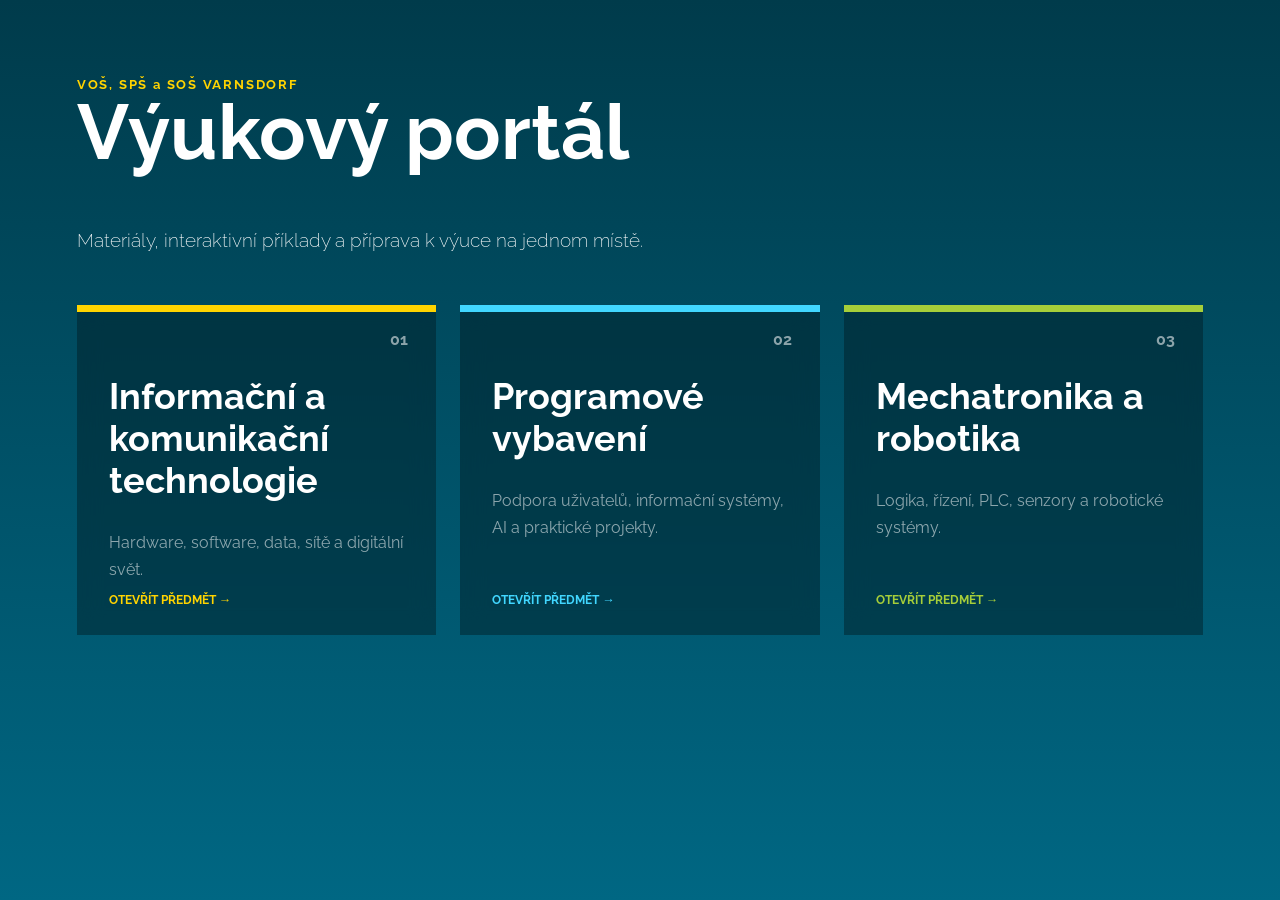
<file: index.html>
<!doctype html><html lang="cs"><head><meta charset="utf-8"><meta name="viewport" content="width=device-width,initial-scale=1"><title>Výukový portál | VOŠ, SPŠ a SOŠ Varnsdorf</title><link href="https://fonts.googleapis.com/css2?family=Raleway:wght@200;400;600;700&display=swap" rel="stylesheet"><link rel="stylesheet" href="assets/css/styles.css"><meta name="description" content="Výukový portál VOŠ, SPŠ a SOŠ Varnsdorf"></head><body><main class="landing"><div class="eyebrow">VOŠ, SPŠ a SOŠ VARNSDORF</div><h1>Výukový portál</h1><p class="lead">Materiály, interaktivní příklady a příprava k výuce na jednom místě.</p><section class="grid"><a class="subject yellow" href="ict/"><span class="num">01</span><h2>Informační a komunikační technologie</h2><p>Hardware, software, data, sítě a digitální svět.</p><span class="go">OTEVŘÍT PŘEDMĚT →</span></a><a class="subject blue" href="programove-vybaveni/"><span class="num">02</span><h2>Programové vybavení</h2><p>Podpora uživatelů, informační systémy, AI a praktické projekty.</p><span class="go">OTEVŘÍT PŘEDMĚT →</span></a><a class="subject green" href="mechatronika/"><span class="num">03</span><h2>Mechatronika a robotika</h2><p>Logika, řízení, PLC, senzory a robotické systémy.</p><span class="go">OTEVŘÍT PŘEDMĚT →</span></a></section></main></body></html>
</file>
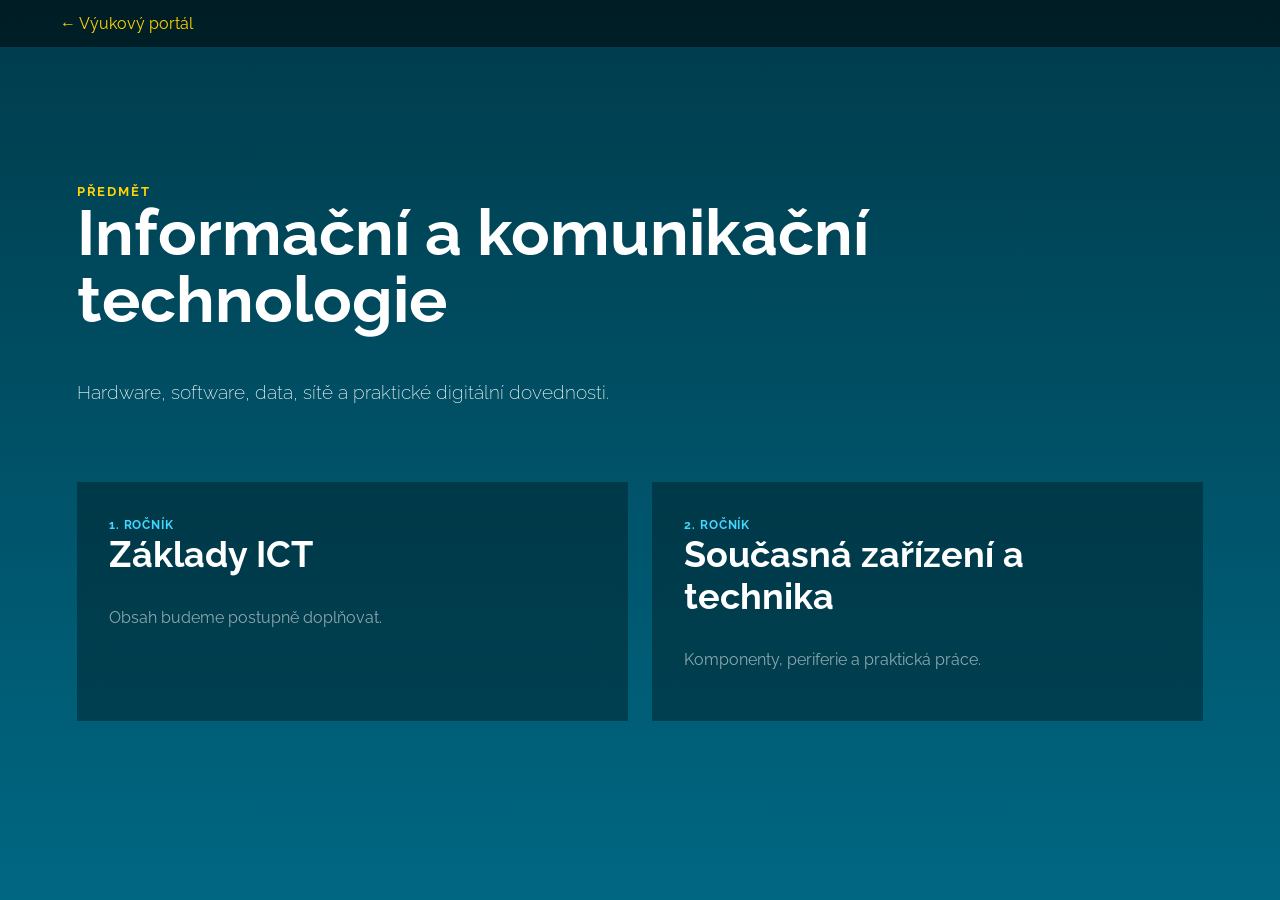
<file: ict/index.html>
<!doctype html><html lang="cs"><head><meta charset="utf-8"><meta name="viewport" content="width=device-width,initial-scale=1"><title>Informační a komunikační technologie | Výukový portál</title><link href="https://fonts.googleapis.com/css2?family=Raleway:wght@200;400;600;700&display=swap" rel="stylesheet"><link rel="stylesheet" href="../assets/css/styles.css"></head><body><nav class="topbar"><a href="../">← Výukový portál</a></nav><main class="content"><header class="hero"><div class="eyebrow">PŘEDMĚT</div><h1>Informační a komunikační technologie</h1><p class="lead">Hardware, software, data, sítě a praktické digitální dovednosti.</p></header><section class="cards"><div class="card"><span class="tag">1. ROČNÍK</span><h2>Základy ICT</h2><p>Obsah budeme postupně doplňovat.</p></div><div class="card"><span class="tag">2. ROČNÍK</span><h2>Současná zařízení a technika</h2><p>Komponenty, periferie a praktická práce.</p></div></section></main></body></html>
</file>
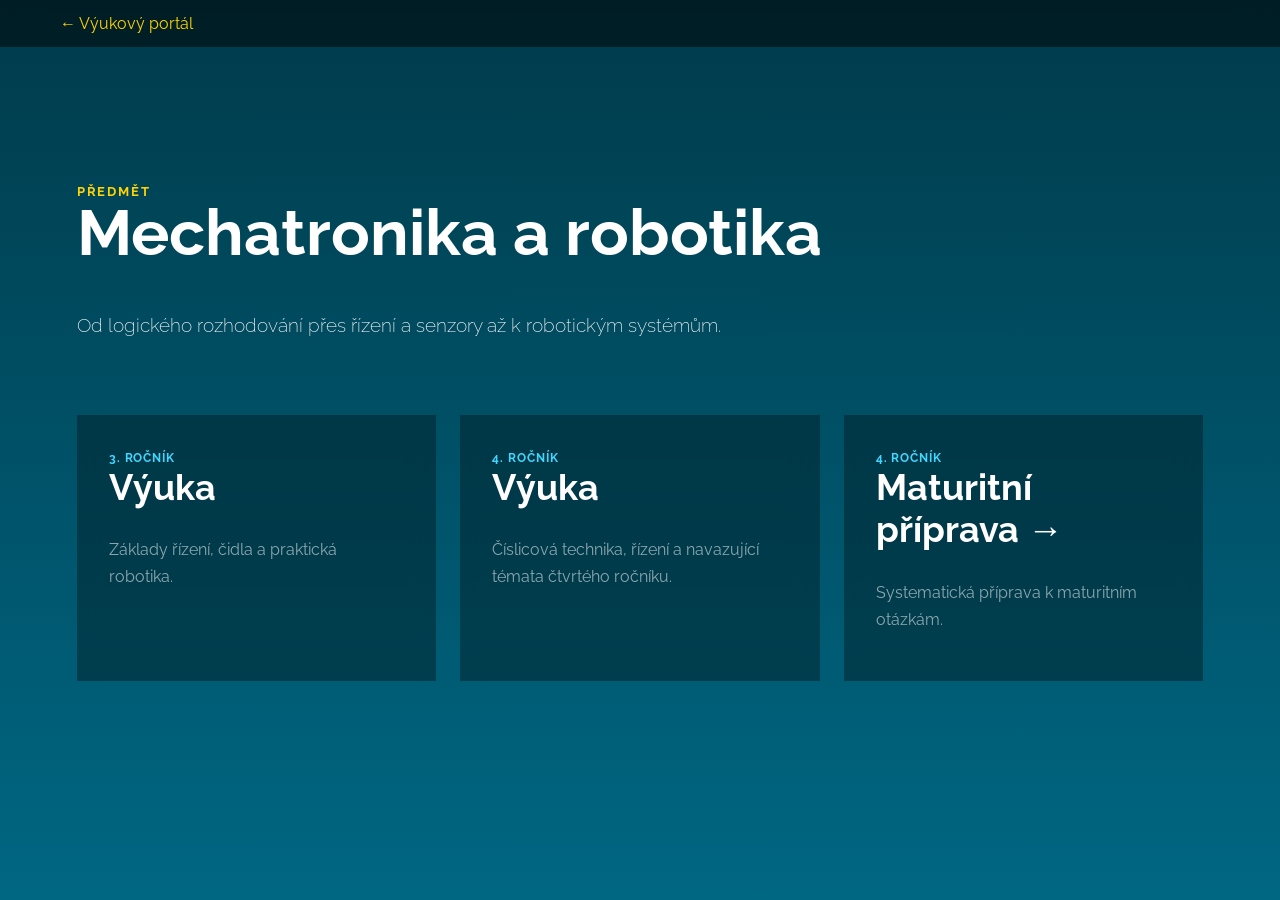
<file: mechatronika/index.html>
<!doctype html><html lang="cs"><head><meta charset="utf-8"><meta name="viewport" content="width=device-width,initial-scale=1"><title>Mechatronika a robotika | Výukový portál</title><link href="https://fonts.googleapis.com/css2?family=Raleway:wght@200;400;600;700&display=swap" rel="stylesheet"><link rel="stylesheet" href="../assets/css/styles.css"><style>.mechatronika-nav{grid-template-columns:repeat(3,minmax(0,1fr))}@media(max-width:800px){.mechatronika-nav{grid-template-columns:1fr}}</style></head><body><nav class="topbar"><a href="../">← Výukový portál</a></nav><main class="content"><header class="hero"><div class="eyebrow">PŘEDMĚT</div><h1>Mechatronika a robotika</h1><p class="lead">Od logického rozhodování přes řízení a senzory až k robotickým systémům.</p></header><section class="cards mechatronika-nav"><div class="card"><span class="tag">3. ROČNÍK</span><h2>Výuka</h2><p>Základy řízení, čidla a praktická robotika.</p></div><div class="card"><span class="tag">4. ROČNÍK</span><h2>Výuka</h2><p>Číslicová technika, řízení a navazující témata čtvrtého ročníku.</p></div><a class="card" href="maturita/"><span class="tag">4. ROČNÍK</span><h2>Maturitní příprava →</h2><p>Systematická příprava k maturitním otázkám.</p></a></section></main></body></html>
</file>
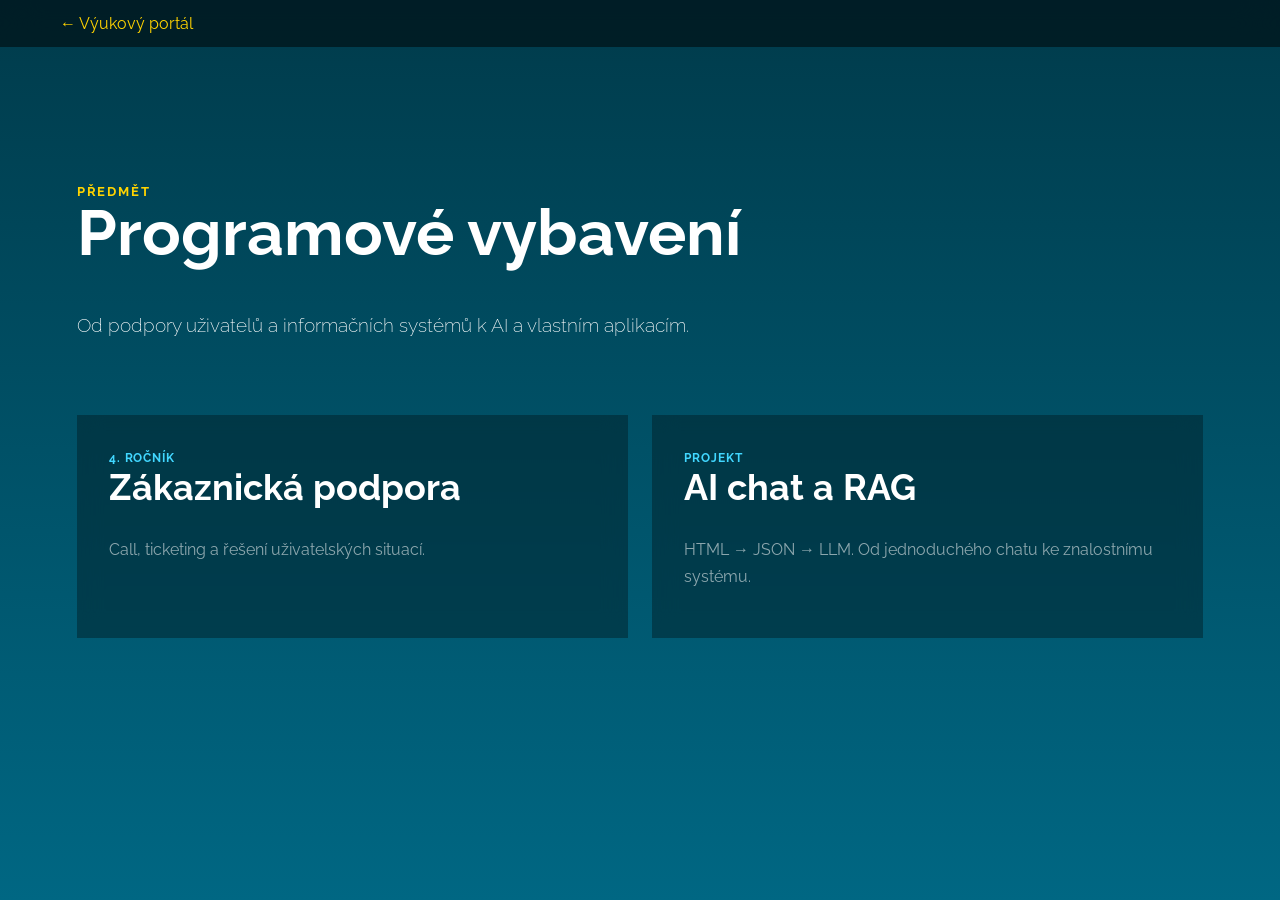
<file: programove-vybaveni/index.html>
<!doctype html><html lang="cs"><head><meta charset="utf-8"><meta name="viewport" content="width=device-width,initial-scale=1"><title>Programové vybavení | Výukový portál</title><link href="https://fonts.googleapis.com/css2?family=Raleway:wght@200;400;600;700&display=swap" rel="stylesheet"><link rel="stylesheet" href="../assets/css/styles.css"></head><body><nav class="topbar"><a href="../">← Výukový portál</a></nav><main class="content"><header class="hero"><div class="eyebrow">PŘEDMĚT</div><h1>Programové vybavení</h1><p class="lead">Od podpory uživatelů a informačních systémů k AI a vlastním aplikacím.</p></header><section class="cards"><div class="card"><span class="tag">4. ROČNÍK</span><h2>Zákaznická podpora</h2><p>Call, ticketing a řešení uživatelských situací.</p></div><div class="card"><span class="tag">PROJEKT</span><h2>AI chat a RAG</h2><p>HTML → JSON → LLM. Od jednoduchého chatu ke znalostnímu systému.</p></div></section></main></body></html>
</file>
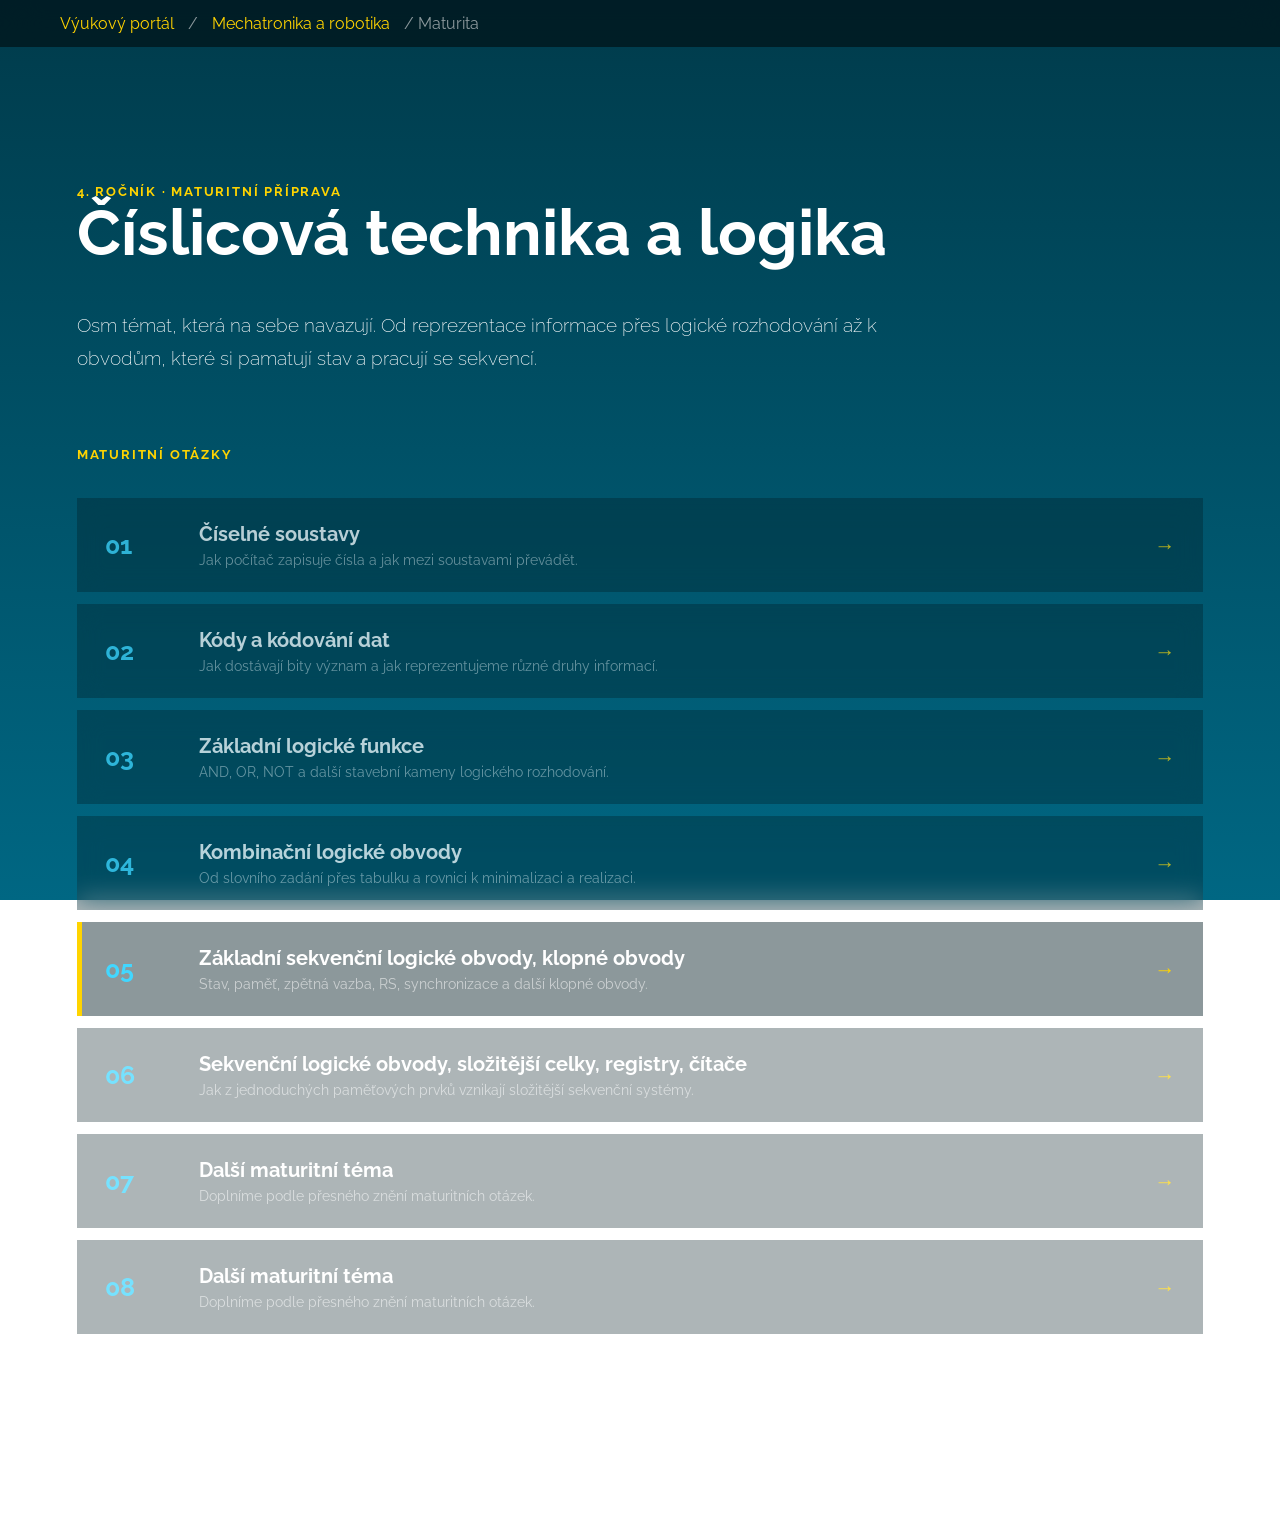
<file: mechatronika/maturita/index.html>
<!doctype html>
<html lang="cs">
<head>
<meta charset="utf-8">
<meta name="viewport" content="width=device-width,initial-scale=1">
<title>Maturitní příprava | Mechatronika a robotika</title>
<link href="https://fonts.googleapis.com/css2?family=Raleway:wght@200;400;600;700&display=swap" rel="stylesheet">
<link rel="stylesheet" href="../../assets/css/styles.css">
<style>
.question-list{display:grid;gap:12px;margin-top:36px}
.question{display:grid;grid-template-columns:72px 1fr auto;gap:22px;align-items:center;background:var(--panel);backdrop-filter:blur(12px);padding:24px 28px;color:#fff;text-decoration:none;transition:.18s}
.question:hover{transform:translateX(5px);text-decoration:none;color:#fff;background:#001b2299}
.question .n{font-size:1.55rem;font-weight:700;color:var(--cyan)}
.question h2{font-size:1.25rem;margin:0 0 5px}
.question p{margin:0;color:var(--muted);font-size:.9rem}
.question .arrow{color:var(--yellow);font-size:1.3rem}
.question.active{position:relative}
.question.active:before{content:"";position:absolute;left:0;top:0;bottom:0;width:5px;background:var(--yellow)}
.question.soon{opacity:.72}
.intro-note{max-width:850px}
@media(max-width:650px){.question{grid-template-columns:48px 1fr;padding:20px}.question .arrow{display:none}}
</style>
</head>
<body>
<nav class="topbar"><a href="../../">Výukový portál</a><span class="crumb">/</span><a href="../">Mechatronika a robotika</a><span class="crumb">/ Maturita</span></nav>
<main class="content">
<header class="hero">
<div class="eyebrow">4. ROČNÍK · MATURITNÍ PŘÍPRAVA</div>
<h1>Číslicová technika a logika</h1>
<p class="lead intro-note">Osm témat, která na sebe navazují. Od reprezentace informace přes logické rozhodování až k obvodům, které si pamatují stav a pracují se sekvencí.</p>
</header>

<section>
<div class="kicker">MATURITNÍ OTÁZKY</div>
<div class="question-list">
<div class="question soon"><span class="n">01</span><div><h2>Číselné soustavy</h2><p>Jak počítač zapisuje čísla a jak mezi soustavami převádět.</p></div><span class="arrow">→</span></div>
<div class="question soon"><span class="n">02</span><div><h2>Kódy a kódování dat</h2><p>Jak dostávají bity význam a jak reprezentujeme různé druhy informací.</p></div><span class="arrow">→</span></div>
<div class="question soon"><span class="n">03</span><div><h2>Základní logické funkce</h2><p>AND, OR, NOT a další stavební kameny logického rozhodování.</p></div><span class="arrow">→</span></div>
<div class="question soon"><span class="n">04</span><div><h2>Kombinační logické obvody</h2><p>Od slovního zadání přes tabulku a rovnici k minimalizaci a realizaci.</p></div><span class="arrow">→</span></div>
<a class="question active" href="05-sekvencni-logika/"><span class="n">05</span><div><h2>Základní sekvenční logické obvody, klopné obvody</h2><p>Stav, paměť, zpětná vazba, RS, synchronizace a další klopné obvody.</p></div><span class="arrow">→</span></a>
<div class="question soon"><span class="n">06</span><div><h2>Sekvenční logické obvody, složitější celky, registry, čítače</h2><p>Jak z jednoduchých paměťových prvků vznikají složitější sekvenční systémy.</p></div><span class="arrow">→</span></div>
<div class="question soon"><span class="n">07</span><div><h2>Další maturitní téma</h2><p>Doplníme podle přesného znění maturitních otázek.</p></div><span class="arrow">→</span></div>
<div class="question soon"><span class="n">08</span><div><h2>Další maturitní téma</h2><p>Doplníme podle přesného znění maturitních otázek.</p></div><span class="arrow">→</span></div>
</div>
</section>

<footer class="footer">VOŠ, SPŠ a SOŠ Varnsdorf · Mechatronika a robotika</footer>
</main>
</body>
</html>
</file>
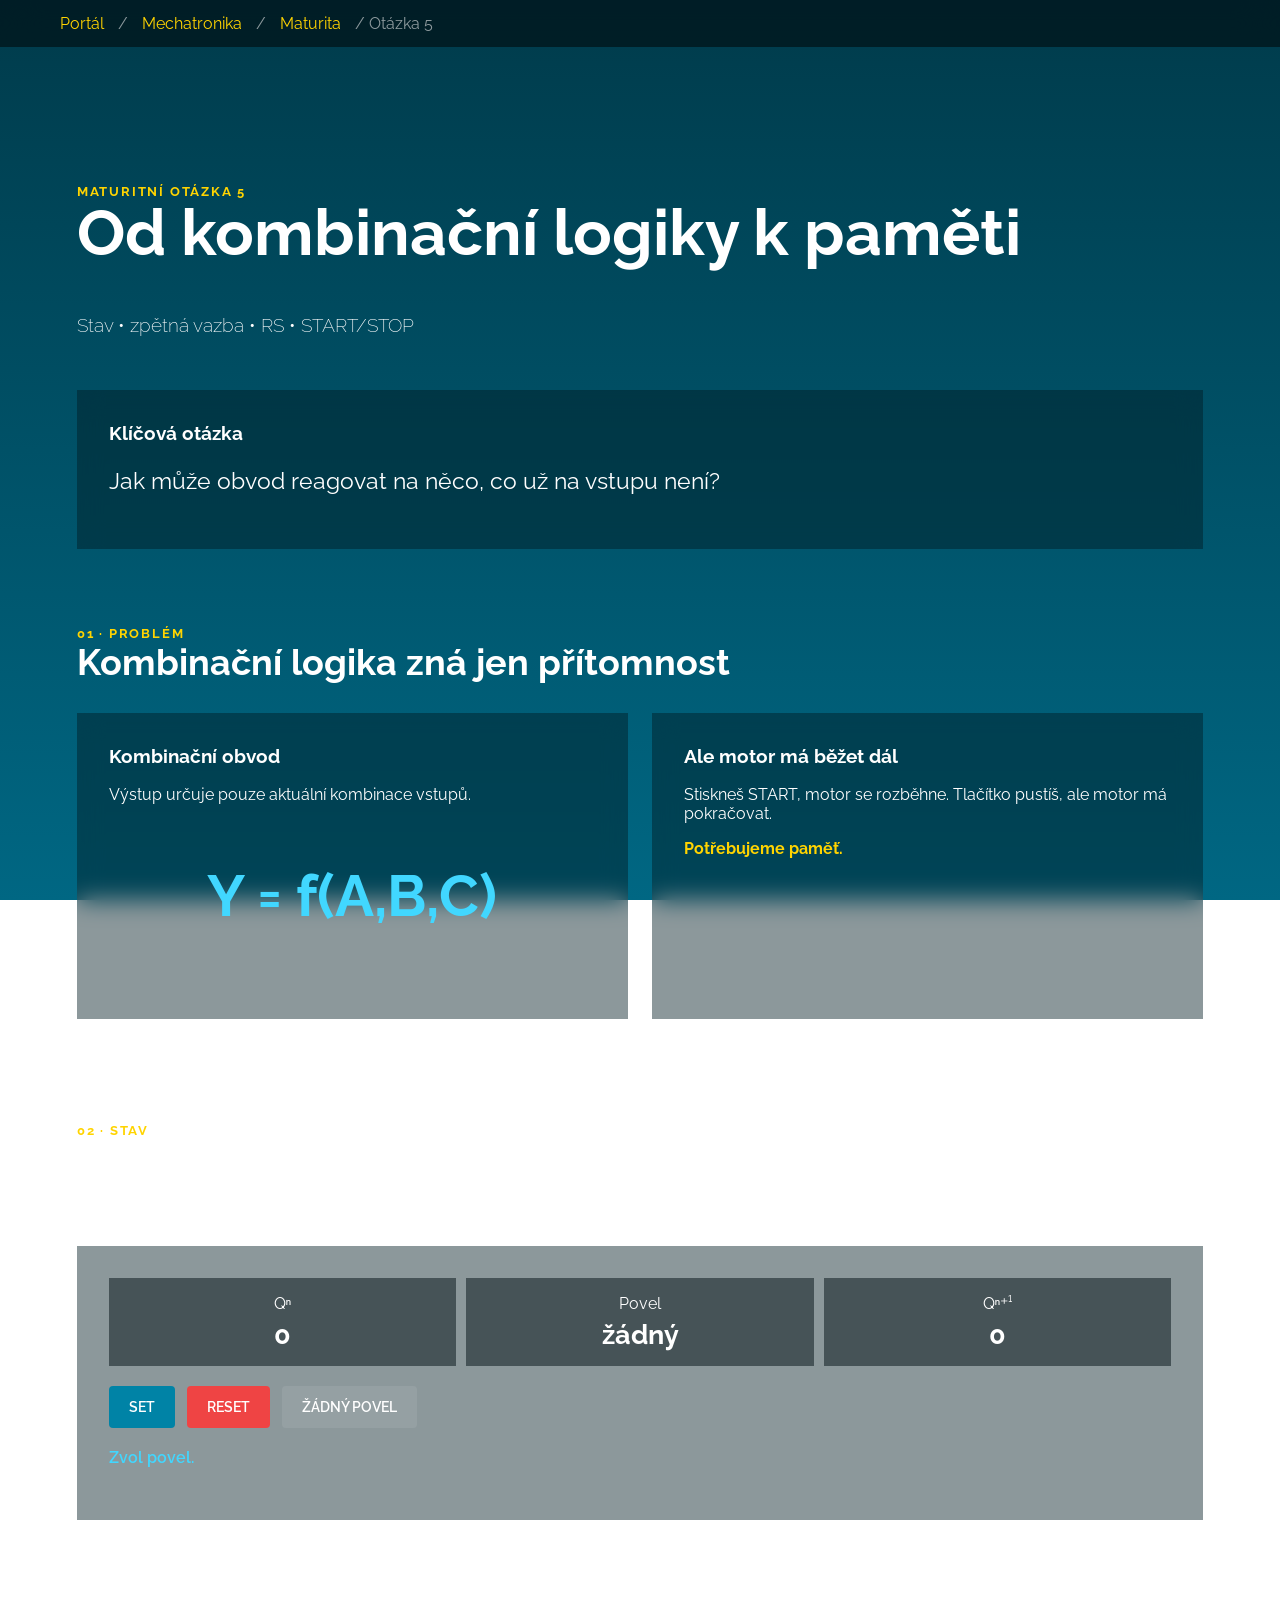
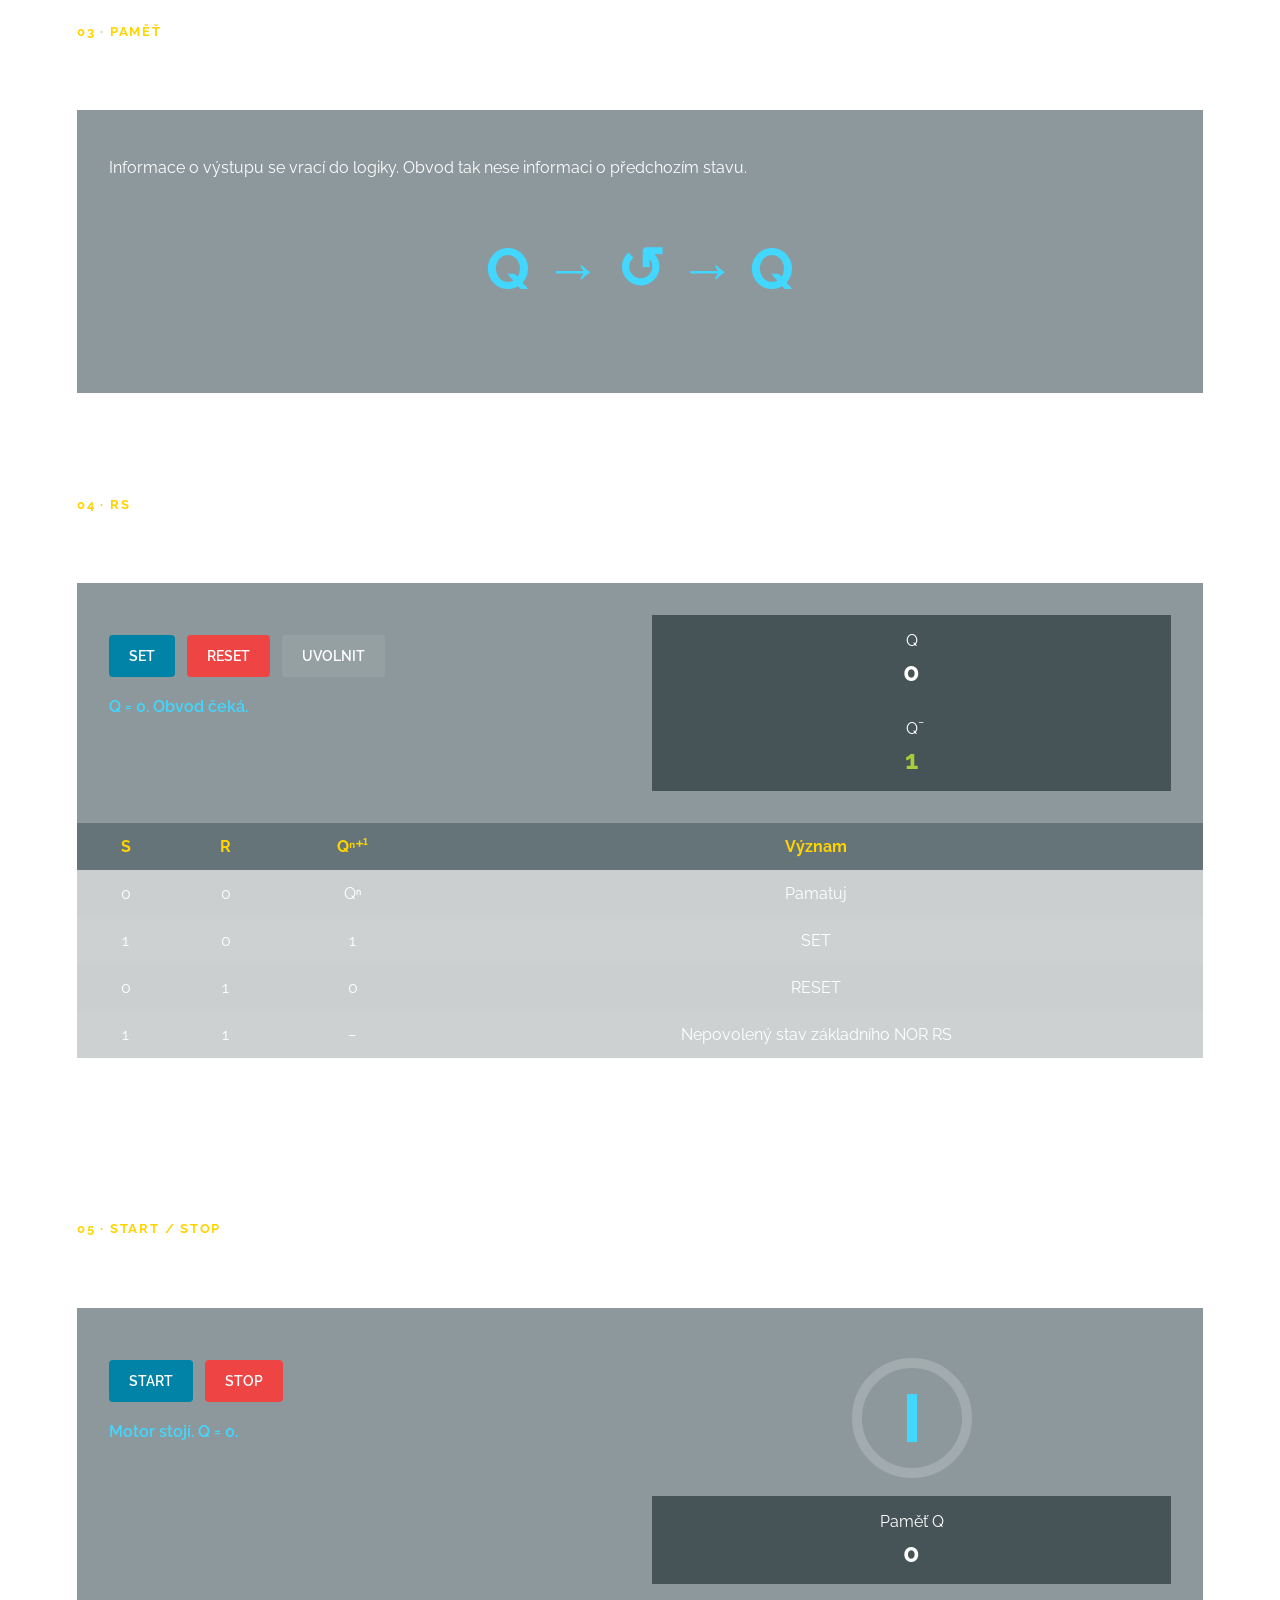
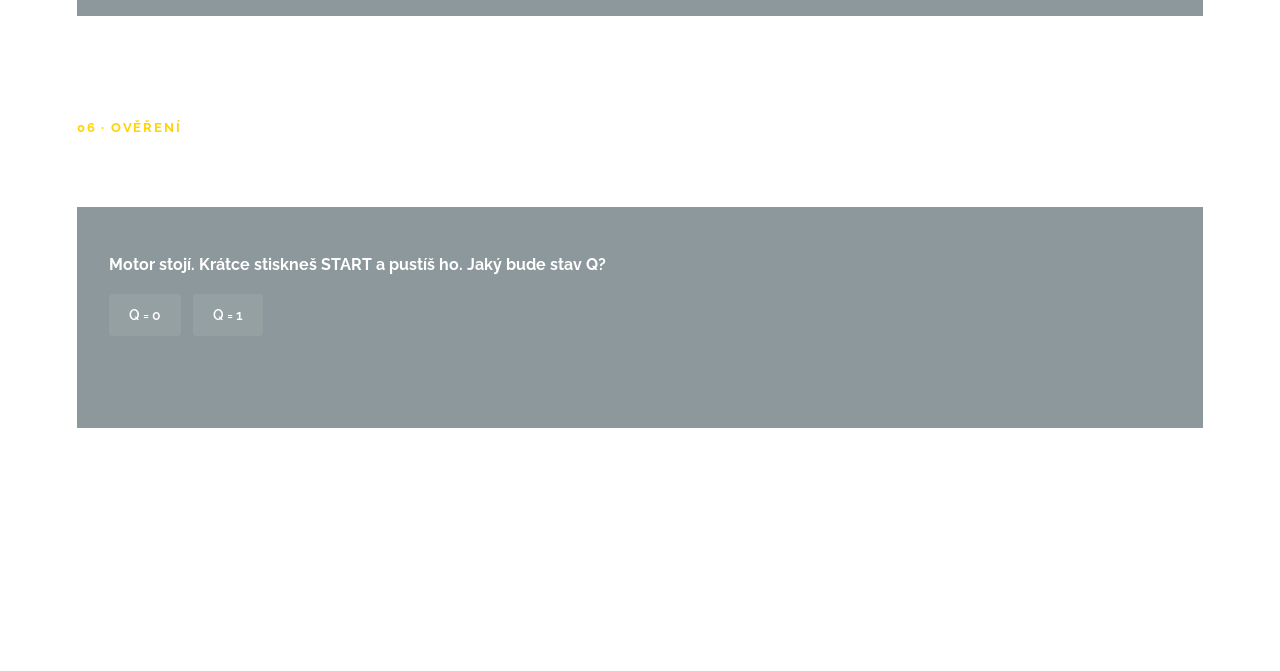
<file: mechatronika/maturita/05-sekvencni-logika/index.html>
<!doctype html><html lang="cs"><head><meta charset="utf-8"><meta name="viewport" content="width=device-width,initial-scale=1"><title>5A Paměť a RS</title><link href="https://fonts.googleapis.com/css2?family=Raleway:wght@200;400;600;700&display=swap" rel="stylesheet"><link rel="stylesheet" href="../../../assets/css/styles.css"></head><body><nav class="topbar"><a href="../../../">Portál</a><span class="crumb">/</span><a href="../../">Mechatronika</a><span class="crumb">/</span><a href="../">Maturita</a><span class="crumb">/ Otázka 5</span></nav><main class="content"><header class="hero"><div class="eyebrow">MATURITNÍ OTÁZKA 5</div><h1>Od kombinační logiky k paměti</h1><p class="lead">Stav • zpětná vazba • RS • START/STOP</p><div class="glass"><h3>Klíčová otázka</h3><p style="font-size:1.45rem">Jak může obvod reagovat na něco, co už na vstupu není?</p></div></header><section class="section"><div class="kicker">01 · PROBLÉM</div><h2>Kombinační logika zná jen přítomnost</h2><div class="concept"><div class="glass"><h3>Kombinační obvod</h3><p>Výstup určuje pouze aktuální kombinace vstupů.</p><p class="big-state">Y = f(A,B,C)</p></div><div class="glass"><h3>Ale motor má běžet dál</h3><p>Stiskneš START, motor se rozběhne. Tlačítko pustíš, ale motor má pokračovat.</p><p><b style="color:var(--yellow)">Potřebujeme paměť.</b></p></div></div></section><section class="section"><div class="kicker">02 · STAV</div><h2>Qⁿ a Qⁿ⁺¹</h2><p>Index n znamená krok, nikoli sekundy.</p><div class="lab"><div class="statusline"><div class="status">Qⁿ<b id="qn">0</b></div><div class="status">Povel<b id="cmd">žádný</b></div><div class="status">Qⁿ⁺¹<b id="qnext">0</b></div></div><div class="controls"><button onclick="stateDemo('set')">SET</button><button class="stop" onclick="stateDemo('reset')">RESET</button><button class="secondary" onclick="stateDemo('hold')">Žádný povel</button></div><p id="stateExplain" class="feedback">Zvol povel.</p></div></section><section class="section"><div class="kicker">03 · PAMĚŤ</div><h2>Zpětná vazba</h2><div class="glass"><p>Informace o výstupu se vrací do logiky. Obvod tak nese informaci o předchozím stavu.</p><p class="big-state">Q → ↺ → Q</p></div></section><section class="section"><div class="kicker">04 · RS</div><h2>Jeden bit, který si pamatuje</h2><div class="lab"><div class="concept"><div><div class="controls"><button onclick="rs('set')">SET</button><button class="stop" onclick="rs('reset')">RESET</button><button class="secondary" onclick="rs('release')">Uvolnit</button></div><p id="rsText" class="feedback">Q = 0. Obvod čeká.</p></div><div><div class="status">Q<b id="rsQ">0</b></div><div class="status">Q̄<b id="rsQB" class="on">1</b></div></div></div></div><table><thead><tr><th>S</th><th>R</th><th>Qⁿ⁺¹</th><th>Význam</th></tr></thead><tbody><tr><td>0</td><td>0</td><td>Qⁿ</td><td>Pamatuj</td></tr><tr><td>1</td><td>0</td><td>1</td><td>SET</td></tr><tr><td>0</td><td>1</td><td>0</td><td>RESET</td></tr><tr><td>1</td><td>1</td><td>−</td><td>Nepovolený stav základního NOR RS</td></tr></tbody></table><p class="muted">RS z NAND hradel pracuje s aktivní nulou. PLC RS/SR bloky navíc definují prioritu.</p></section><section class="section"><div class="kicker">05 · START / STOP</div><h2>Paměť dostane práci</h2><div class="lab"><div class="concept"><div><div class="controls"><button onclick="motorStart()">START</button><button class="stop" onclick="motorStop()">STOP</button></div><p id="motorText" class="feedback">Motor stojí. Q = 0.</p></div><div><div id="motor" class="motor"></div><div class="status">Paměť Q<b id="motorQ">0</b></div></div></div></div></section><section class="section"><div class="kicker">06 · OVĚŘENÍ</div><h2>Pochopil jsi paměť?</h2><div class="lab"><p><b>Motor stojí. Krátce stiskneš START a pustíš ho. Jaký bude stav Q?</b></p><div class="controls"><button class="secondary" onclick="quiz(0)">Q = 0</button><button class="secondary" onclick="quiz(1)">Q = 1</button></div><p id="quizFeedback" class="feedback"></p></div></section><footer class="footer">VOŠ, SPŠ a SOŠ Varnsdorf · Maturitní otázka 5</footer></main><script src="app.js"></script></body></html>
</file>
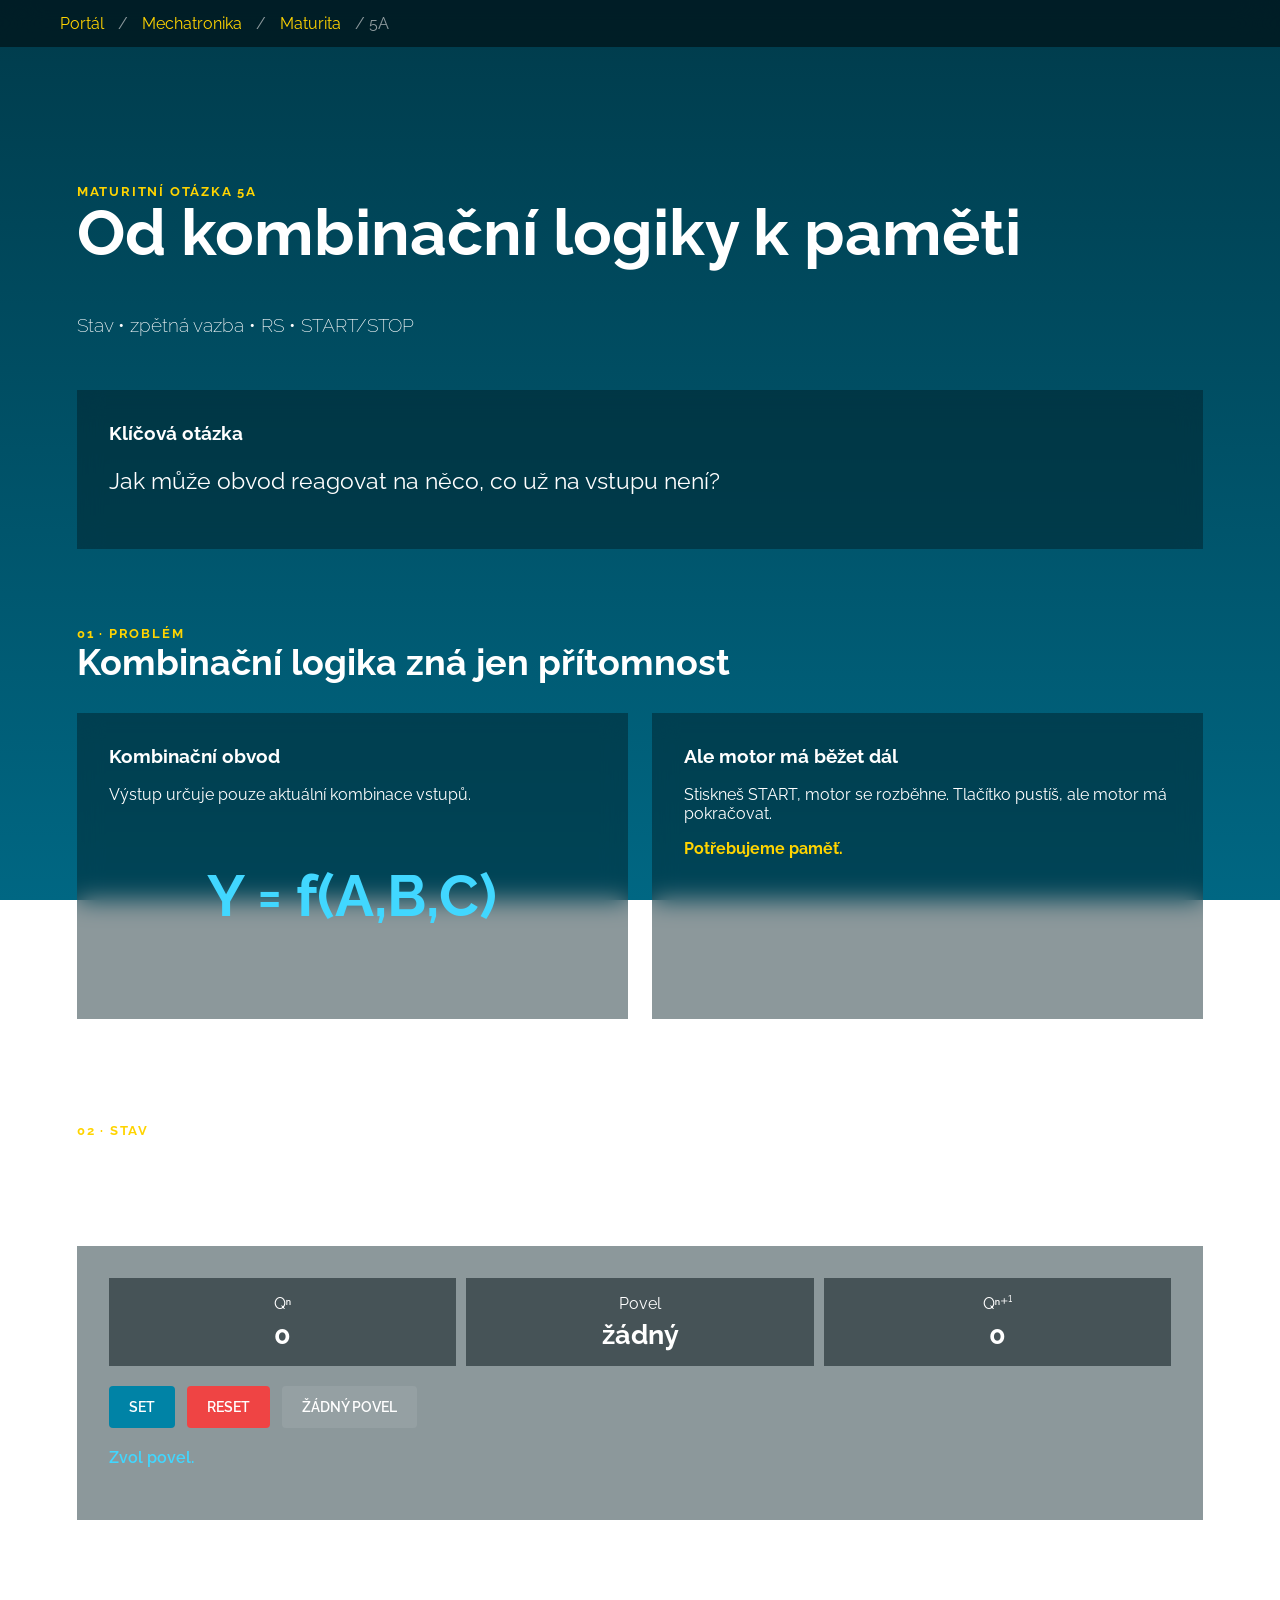
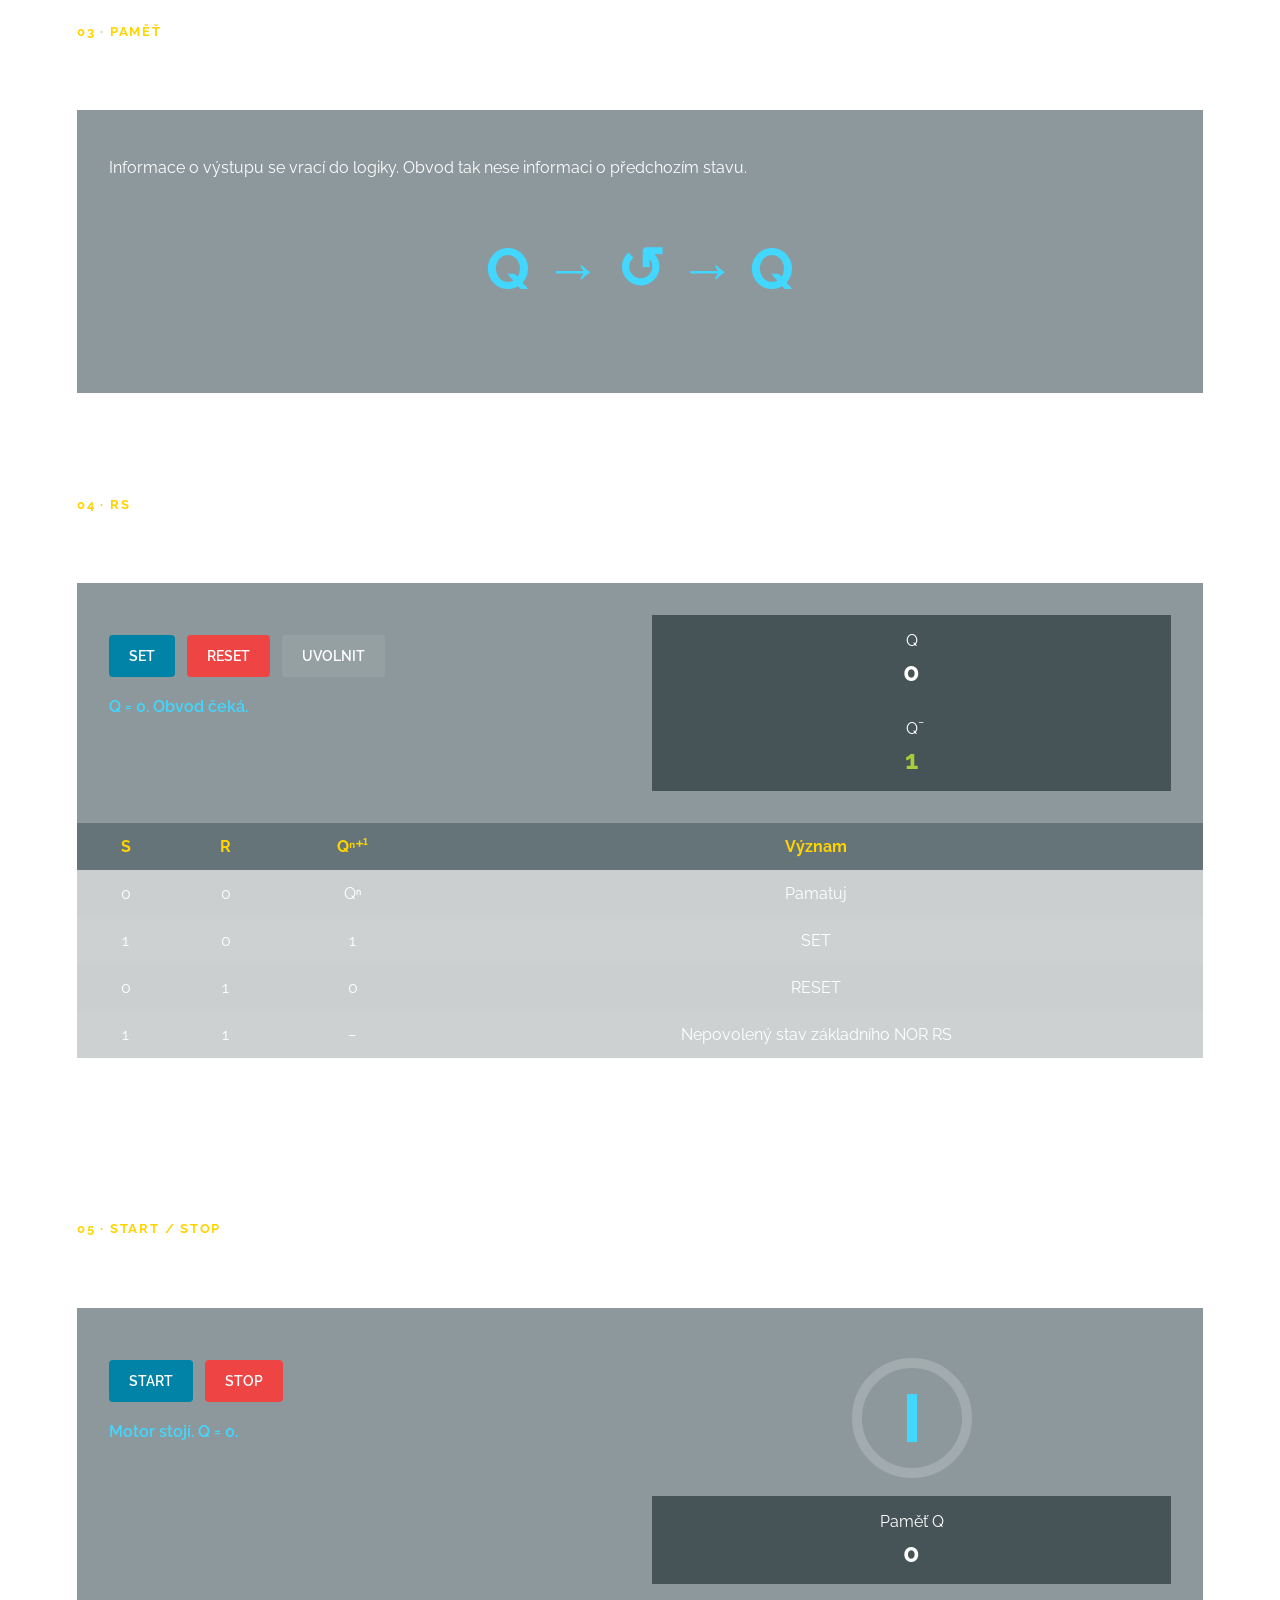
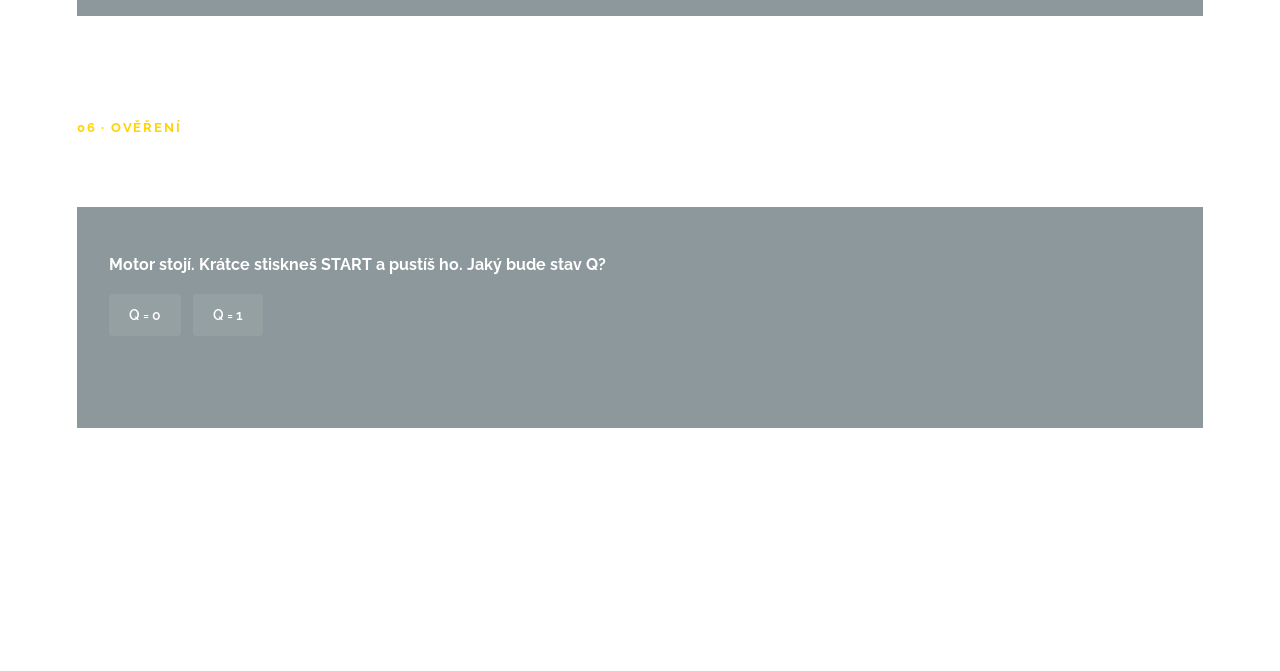
<file: mechatronika/maturita/05a-pamet-rs/index.html>
<!doctype html><html lang="cs"><head><meta charset="utf-8"><meta name="viewport" content="width=device-width,initial-scale=1"><title>5A Paměť a RS</title><link href="https://fonts.googleapis.com/css2?family=Raleway:wght@200;400;600;700&display=swap" rel="stylesheet"><link rel="stylesheet" href="../../../assets/css/styles.css"></head><body><nav class="topbar"><a href="../../../">Portál</a><span class="crumb">/</span><a href="../../">Mechatronika</a><span class="crumb">/</span><a href="../">Maturita</a><span class="crumb">/ 5A</span></nav><main class="content"><header class="hero"><div class="eyebrow">MATURITNÍ OTÁZKA 5A</div><h1>Od kombinační logiky k paměti</h1><p class="lead">Stav • zpětná vazba • RS • START/STOP</p><div class="glass"><h3>Klíčová otázka</h3><p style="font-size:1.45rem">Jak může obvod reagovat na něco, co už na vstupu není?</p></div></header><section class="section"><div class="kicker">01 · PROBLÉM</div><h2>Kombinační logika zná jen přítomnost</h2><div class="concept"><div class="glass"><h3>Kombinační obvod</h3><p>Výstup určuje pouze aktuální kombinace vstupů.</p><p class="big-state">Y = f(A,B,C)</p></div><div class="glass"><h3>Ale motor má běžet dál</h3><p>Stiskneš START, motor se rozběhne. Tlačítko pustíš, ale motor má pokračovat.</p><p><b style="color:var(--yellow)">Potřebujeme paměť.</b></p></div></div></section><section class="section"><div class="kicker">02 · STAV</div><h2>Qⁿ a Qⁿ⁺¹</h2><p>Index n znamená krok, nikoli sekundy.</p><div class="lab"><div class="statusline"><div class="status">Qⁿ<b id="qn">0</b></div><div class="status">Povel<b id="cmd">žádný</b></div><div class="status">Qⁿ⁺¹<b id="qnext">0</b></div></div><div class="controls"><button onclick="stateDemo('set')">SET</button><button class="stop" onclick="stateDemo('reset')">RESET</button><button class="secondary" onclick="stateDemo('hold')">Žádný povel</button></div><p id="stateExplain" class="feedback">Zvol povel.</p></div></section><section class="section"><div class="kicker">03 · PAMĚŤ</div><h2>Zpětná vazba</h2><div class="glass"><p>Informace o výstupu se vrací do logiky. Obvod tak nese informaci o předchozím stavu.</p><p class="big-state">Q → ↺ → Q</p></div></section><section class="section"><div class="kicker">04 · RS</div><h2>Jeden bit, který si pamatuje</h2><div class="lab"><div class="concept"><div><div class="controls"><button onclick="rs('set')">SET</button><button class="stop" onclick="rs('reset')">RESET</button><button class="secondary" onclick="rs('release')">Uvolnit</button></div><p id="rsText" class="feedback">Q = 0. Obvod čeká.</p></div><div><div class="status">Q<b id="rsQ">0</b></div><div class="status">Q̄<b id="rsQB" class="on">1</b></div></div></div></div><table><thead><tr><th>S</th><th>R</th><th>Qⁿ⁺¹</th><th>Význam</th></tr></thead><tbody><tr><td>0</td><td>0</td><td>Qⁿ</td><td>Pamatuj</td></tr><tr><td>1</td><td>0</td><td>1</td><td>SET</td></tr><tr><td>0</td><td>1</td><td>0</td><td>RESET</td></tr><tr><td>1</td><td>1</td><td>−</td><td>Nepovolený stav základního NOR RS</td></tr></tbody></table><p class="muted">RS z NAND hradel pracuje s aktivní nulou. PLC RS/SR bloky navíc definují prioritu.</p></section><section class="section"><div class="kicker">05 · START / STOP</div><h2>Paměť dostane práci</h2><div class="lab"><div class="concept"><div><div class="controls"><button onclick="motorStart()">START</button><button class="stop" onclick="motorStop()">STOP</button></div><p id="motorText" class="feedback">Motor stojí. Q = 0.</p></div><div><div id="motor" class="motor"></div><div class="status">Paměť Q<b id="motorQ">0</b></div></div></div></div></section><section class="section"><div class="kicker">06 · OVĚŘENÍ</div><h2>Pochopil jsi paměť?</h2><div class="lab"><p><b>Motor stojí. Krátce stiskneš START a pustíš ho. Jaký bude stav Q?</b></p><div class="controls"><button class="secondary" onclick="quiz(0)">Q = 0</button><button class="secondary" onclick="quiz(1)">Q = 1</button></div><p id="quizFeedback" class="feedback"></p></div></section><footer class="footer">VOŠ, SPŠ a SOŠ Varnsdorf · Výukový prototyp 5A</footer></main><script src="app.js"></script></body></html>
</file>
<file: assets/css/styles.css>
:root{--yellow:#ffd400;--cyan:#41d7ff;--blue:#00c0f3;--green:#a6ce39;--top:#003b4b;--bottom:#006783;--panel:#001b2273;--muted:#ffffff8c;--danger:#ef4444}*{box-sizing:border-box}body{margin:0;min-height:100vh;font-family:Raleway,Arial,sans-serif;color:#fff;background:linear-gradient(180deg,var(--top),var(--bottom));background-attachment:fixed}a{color:var(--yellow);text-decoration:none}a:hover{text-decoration:underline}h1,h2,h3{margin-top:0}h1{font-size:clamp(2.6rem,6vw,4.8rem);line-height:1.05}h2{font-size:clamp(1.6rem,3vw,2.25rem)}.landing,.content{max-width:1280px;margin:auto;padding:clamp(32px,6vw,80px)}.eyebrow,.kicker{font-weight:700;letter-spacing:.14em;color:var(--yellow);font-size:.8rem}.lead{font-size:1.2rem;font-weight:200;line-height:1.7;max-width:760px;margin:10px 0 48px}.grid,.cards,.concept{display:grid;grid-template-columns:repeat(3,1fr);gap:24px}.subject,.card,.glass,.lab{display:block;background:var(--panel);backdrop-filter:blur(12px);border:0;border-radius:0;padding:32px;color:#fff}.subject{min-height:330px;position:relative;padding-top:70px;transition:.18s}.subject:hover,.card:hover{transform:translateY(-4px);text-decoration:none}.subject:before{content:"";position:absolute;left:0;top:0;width:100%;height:7px;background:var(--accent)}.yellow{--accent:var(--yellow)}.blue{--accent:var(--cyan)}.green{--accent:var(--green)}.num{position:absolute;top:25px;right:28px;color:var(--muted);font-weight:700}.subject p,.card p,.muted{color:var(--muted);line-height:1.65}.go{position:absolute;bottom:28px;left:32px;color:var(--accent);font-size:.78rem;font-weight:700}.topbar{background:rgba(0,20,26,.75);backdrop-filter:blur(20px);padding:14px clamp(20px,5vw,60px);display:flex;gap:14px}.crumb{color:var(--muted)}.hero{padding:60px 0 25px}.hero h1{font-size:clamp(2.4rem,5vw,4rem)}.cards{grid-template-columns:repeat(2,1fr)}.card{min-height:180px;transition:.18s}.tag{font-size:.72rem;font-weight:700;letter-spacing:.08em;color:var(--cyan)}.section{padding:52px 0}.concept{grid-template-columns:1fr 1fr}.big-state{font-size:3.6rem;font-weight:700;color:var(--cyan);text-align:center}.controls{display:flex;gap:12px;flex-wrap:wrap;margin:20px 0}button{font:600 .86rem Raleway;text-transform:uppercase;border:0;border-radius:4px;padding:13px 20px;cursor:pointer;background:#0083a6;color:#fff}button:hover{background:#b29400}.stop{background:var(--danger)}.secondary{background:#ffffff14}.statusline{display:grid;grid-template-columns:repeat(3,1fr);gap:10px}.status{background:#000f1480;padding:16px;text-align:center}.status b{display:block;font-size:1.7rem;margin-top:5px}.on{color:var(--green)}.off{color:var(--muted)}.motor{width:120px;height:120px;border:10px solid #ffffff30;border-radius:9999px;margin:18px auto;position:relative}.motor:after{content:"";position:absolute;width:10px;height:48px;background:var(--cyan);left:45px;top:26px;transform-origin:5px 24px}.motor.running:after{animation:spin .55s linear infinite}.motor.running{border-color:var(--green)}@keyframes spin{to{transform:rotate(360deg)}}table{width:100%;border-collapse:collapse;background:#000f1433}th,td{padding:14px;text-align:center}th{background:#001b2280;color:var(--yellow)}tr:nth-child(even){background:#ffffff08}.feedback{min-height:24px;color:var(--cyan);font-weight:600}.footer{padding:50px 0;color:var(--muted);font-size:.8rem}@media(max-width:800px){.grid,.cards,.concept{grid-template-columns:1fr}.subject{min-height:260px}.statusline{grid-template-columns:1fr}.landing,.content{padding:28px 20px}}
</file>
